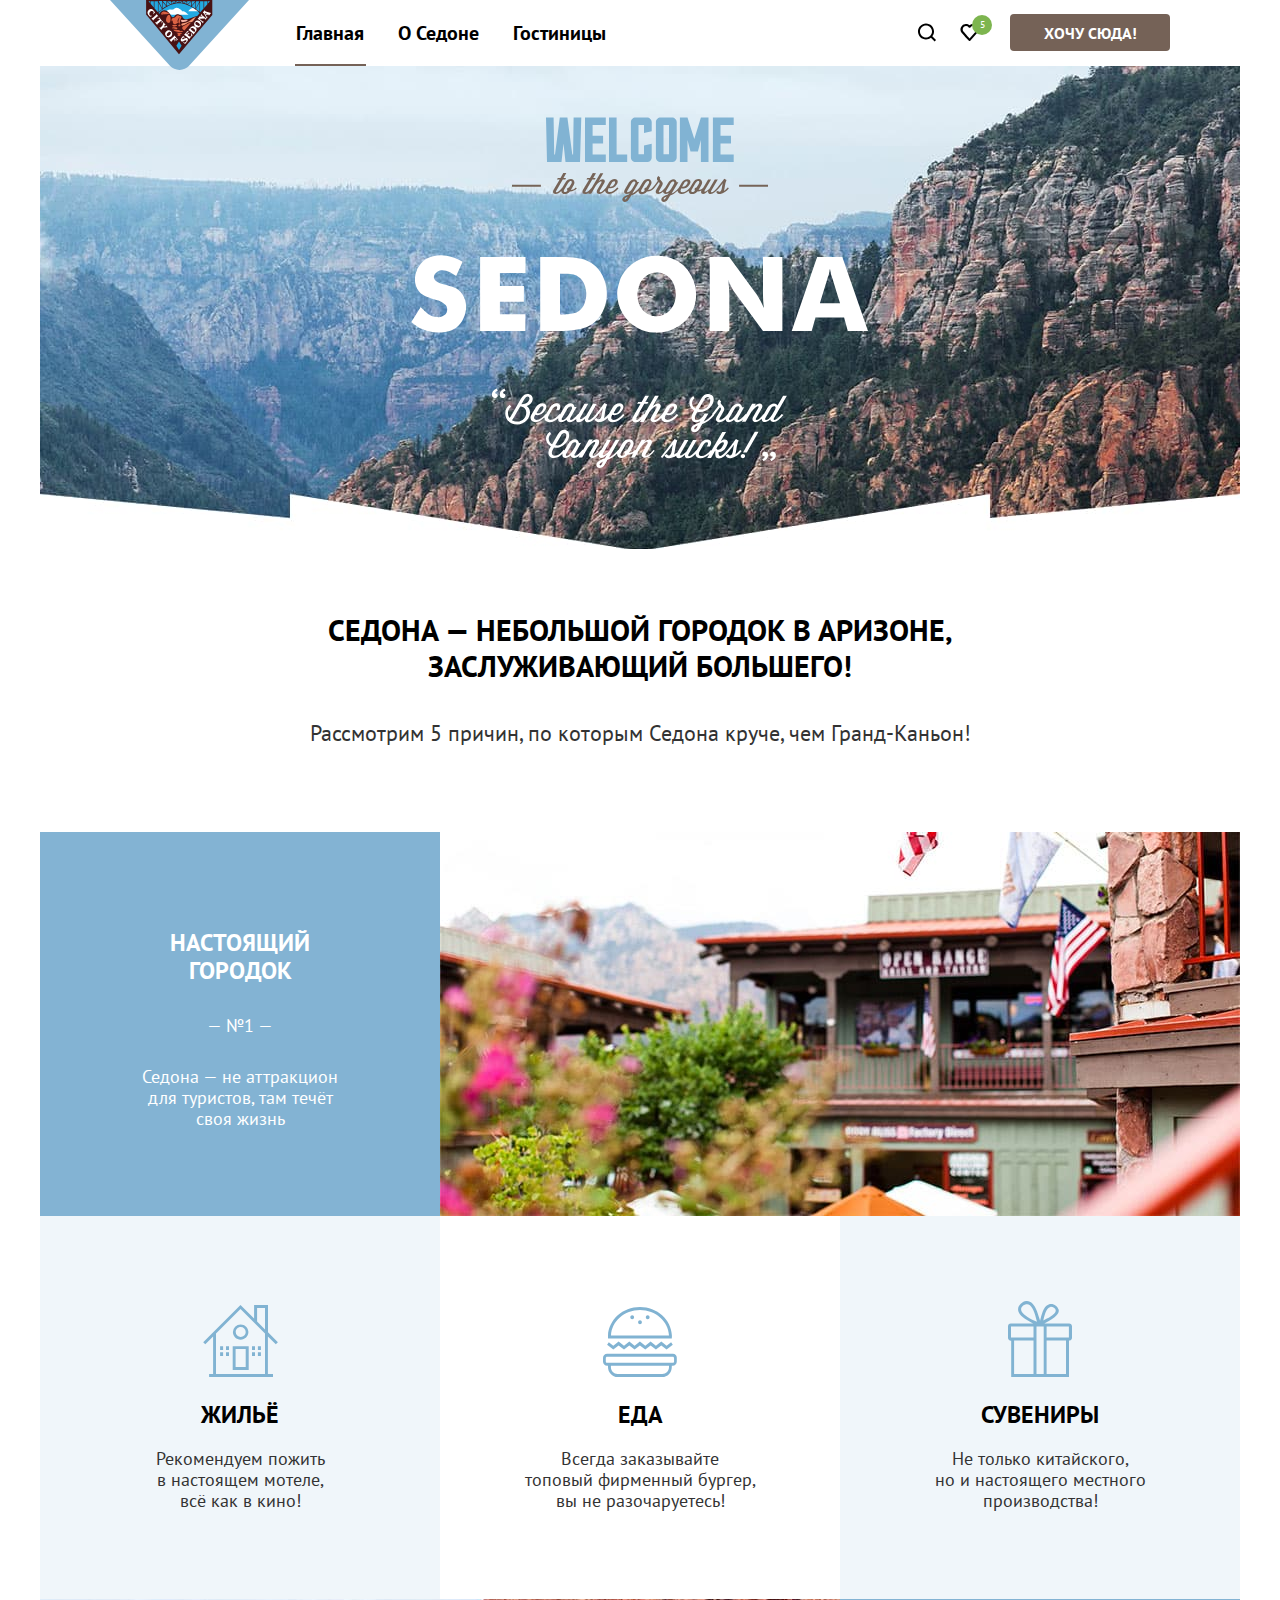
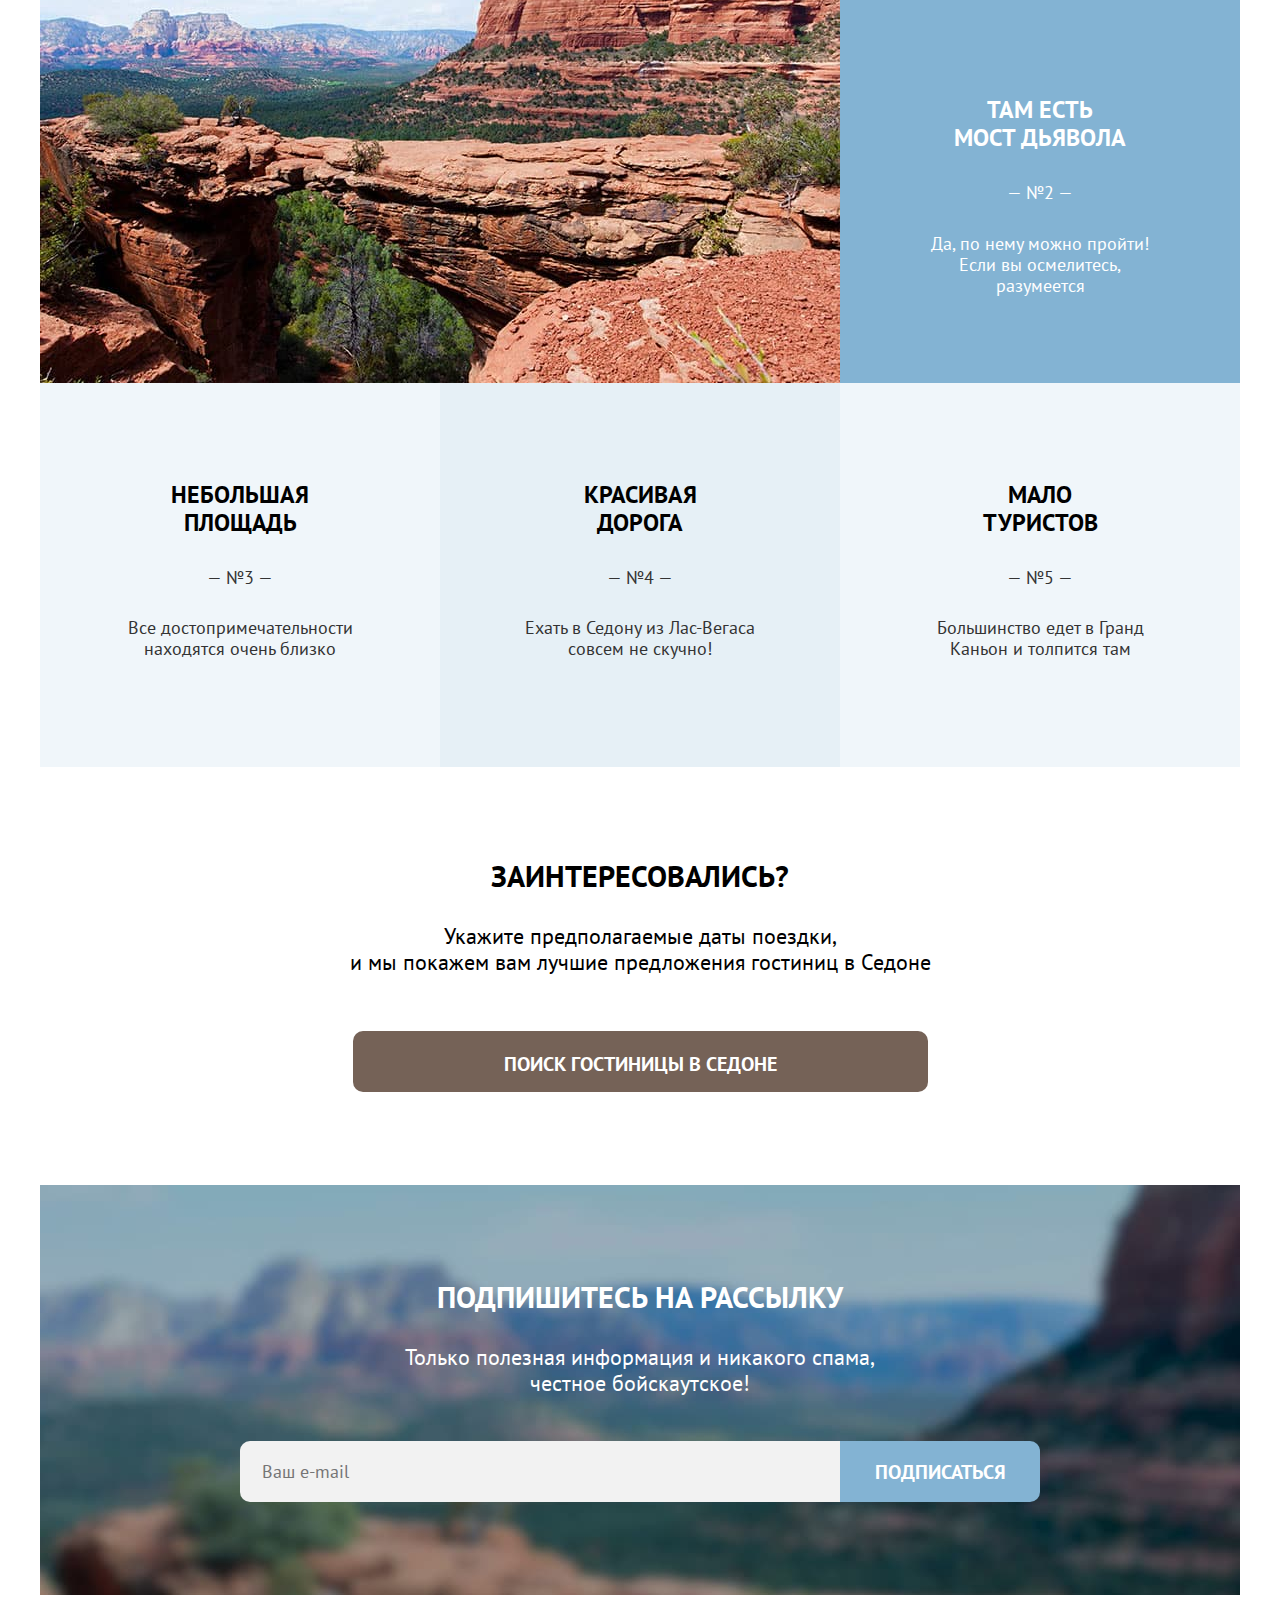
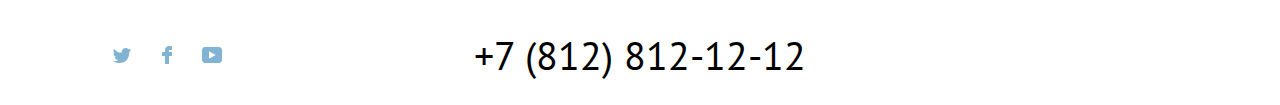
<file: index.html>
<!DOCTYPE html>
<html lang="ru">
  <head>
    <meta charset="utf-8">
    <link rel="stylesheet" href="styles/style.css">
    <link rel="icon" type="image/png" sizes="32x32" href="images/favicon-32x32.png">
    <title>Седона</title>
  </head>
  <body>
    <!--  HEADER  -->
    <header class="page-header">
      <div class="header-top">
        <a class="header-top-link" href="index.html">
          <img class="header-top-link-logo" src="images/logo.svg" width="139" height="70" role="img" alt="Логоготип города Седона.">
        </a>
        <nav class="navigation">
          <ul class="navigation-list">
            <li class="navigation-item">
              <a class="navigation-link navigation-link-current" href="index.html">Главная</a>
            </li>
            <li class="navigation-item">
              <a class="navigation-link" href="#">О Седоне</a>
            </li>
            <li class="navigation-item">
              <a class="navigation-link" href="catalog.html"> Гостиницы</a>
            </li>
          </ul>
          <ul class="navigation-list navigation-user">
            <li class="navigation-item">
              <a class="navigation-link" href="#">
                <svg class="navigation-icon" aria-hidden="true" focusable="false" width="20" height="19" viewBox="0 0 20 19" role="img" aria-label="Поиск" xmlns="http://www.w3.org/2000/svg">
                  <path fill-rule="evenodd" clip-rule="evenodd" d="M19.0257 17.05L15.3152 13.35C16.318 12.05 17.02 10.35 17.02 8.44995C17.02 4.04995 13.4098 0.449951 8.99732 0.449951C4.58483 0.449951 0.974609 4.14995 0.974609 8.54995C0.974609 12.95 4.58483 16.55 8.99732 16.55C10.8024 16.55 12.5072 15.95 13.9112 14.85L17.6217 18.55L19.0257 17.05ZM8.99732 14.55C5.68795 14.55 2.98029 11.85 2.98029 8.54995C2.98029 5.24995 5.68795 2.54995 8.99732 2.54995C12.3067 2.54995 15.0143 5.24995 15.0143 8.54995C15.0143 11.85 12.3067 14.55 8.99732 14.55Z" />
                  </svg>
                <span class="visually-hidden">Поиск</span>
              </a>
            </li>
            <li class="navigation-item">
              <a class="navigation-link " href="#">
                <svg class=" navigation-icon" aria-hidden="true" focusable="false" width="19" height="17" viewBox="0 0 19 17" role="img" aria-label="Избранное" xmlns="http://www.w3.org/2000/svg">
                  <path  fill-rule="evenodd" clip-rule="evenodd" d="M9.44 17c-.3 0-.6-.1-.8-.4-5.41-6.1-6.72-7.5-7.02-7.9A5.4 5.4 0 0 1 6.03 0c1.3 0 2.51.5 3.51 1.3a5.47 5.47 0 0 1 9.03 4.1c0 1.3-.5 2.5-1.3 3.4l-7.02 7.9c-.2.2-.4.3-.8.3ZM3.43 7.5c.3.4 3.5 4 6.11 6.9l6.22-7c.5-.5.7-1.2.7-2 0-1.8-1.5-3.3-3.3-3.3-1 0-2.01.5-2.71 1.3-.3.3-.6.4-.9.4-.3 0-.6-.2-.8-.4a3.7 3.7 0 0 0-2.72-1.3c-1.8 0-3.3 1.5-3.3 3.3-.1.9.3 1.6.7 2.1-.1 0-.1 0 0 0Z" />
                </svg>
                  <span class="navigation-icon-number">5</span>
                  <span class="visually-hidden">Избранное</span>
              </a>
            </li>
            <li class="navigation-item-button">
              <a class="button navigation-link-button" href="#">Хочу сюда!</a>
            </li>
          </ul>
        </nav>
      </div>
      <div class="header-bottom"> 
        <div class="header-bottom-logo-container">
          <h1 class="visually-hidden">Седона</h1>
          <img class="header-bottom-logo" src="images/welcome.svg" width="458" height="352" alt="Логотип Седона.">
        </div>
        <div class="header-bottom-text">
          <p class="header-bottom-title">Седона — небольшой городок в Аризоне,
            заслуживающий большего!</p>
          <p class="header-bottom-subtitle">Рассмотрим 5 причин, по которым Седона круче, чем Гранд-Каньон!</p>
        </div>
      </div>
      </header>
    <!--   MAIN  -->
    <main class="main-container main-index">
      <section class="advantages">
        <h2 class="visually-hidden">Преимущества</h2>
        <ul class="advantages-list">
          <li class="advantages-item">
            <h3 class="advantages-title">Настоящий городок</h3>
            <p class="advantages-subtitle">— №1 —</p>
            <p class="advantages-description">Седона — не аттракцион для туристов, там течёт 
              своя жизнь</p>
          </li>
          <li class="advantages-item">
            <img src="images/photo-1.jpg" width="800" height="384" alt="Городок.">
          </li>
          <li class="advantages-item">
            <img src="images/icon-1.svg" width="75" height="72" alt="Жильё.">
            <h4 class="advantages-title">Жильё</h4>
            <p class="advantages-description">Рекомендуем пожить 
              в настоящем мотеле, 
              всё как в кино!</p>
          </li>
          <li class="advantages-item">
            <img src="images/icon-2.svg" width="74" height="70" alt="Еда.">
            <h4 class="advantages-title">Еда</h4>
            <p class="advantages-description">Всегда заказывайте<br>
              топовый фирменный бургер, вы не разочаруетесь!</p>
          </li>
          <li class="advantages-item">
            <img src="images/icon-3.svg" width="64" height="76" alt="Сувениры.">
            <h4 class="advantages-title">Сувениры</h4>
            <p class="advantages-description">Не только китайского, <br>
              но и настоящего местного производства!</p>
          </li>
          <li class="advantages-item">
            <img src="images/photo-2.jpg" width="800" height="384" alt="Мост Дьявола.">
          </li>
          <li class="advantages-item">
            <h3 class="advantages-title">Там есть<br>
              мост дьявола</h3>
            <p class="advantages-subtitle">— №2 —</p>
            <p class="advantages-description">Да, по нему можно пройти! Если вы осмелитесь, разумеется</p>
          </li>
          <li class="advantages-item">
            <h3 class="advantages-title">Небольшая
              площадь</h3>
            <p class="advantages-subtitle">— №3 —</p>
            <p class="advantages-description">Все достопримечательности 
              находятся очень близко</p>
          </li>
          <li class="advantages-item">
            <h3 class="advantages-title">Красивая
              дорога</h3>
            <p class="advantages-subtitle">— №4 —</p>
            <p class="advantages-description">Ехать в Седону из Лас-Вегаса совсем не скучно!</p>
          </li>
          <li class="advantages-item">
            <h3 class="advantages-title">Мало
              туристов</h3>
            <p class="advantages-subtitle">— №5 —</p>
            <p class="advantages-description">Большинство едет в Гранд Каньон и толпится там</p>
          </li>
        </ul>
      </section>
      <section class="search">
        <h2 class="visually-hidden">Поиск</h2>
        <p class="search-title">Заинтересовались?</p>
        <p class="search-text">Укажите предполагаемые даты поездки,<br>
          и мы покажем вам лучшие предложения гостиниц в Седоне
          </p>
        <a class="button search-link" href="#">ПОИСК ГОСТИНИЦЫ В седоне</a>
      </section>
      <section class="newsletter">
        <h2 class="visually-hidden">Рассылка</h2>
        <p class="newsletter-title">Подпишитесь на рассылку</p>
        <p class="newsletter-text">Только полезная информация и никакого спама,
          честное бойскаутское!</p>
        <form class="newsletter-form" action="https://echo.htmlacademy.ru/" method="post"> 
          <label class="visually-hidden" for="newsletter-email">Email</label>
          <input class="newsletter-email" type="email" name="newsletter-email" id="newsletter-email" placeholder="Ваш e-mail" required>
          <button class="button newsletter-button" type="submit">Подписаться</button>
        </form>
      </section>
    </main>
    <footer class="page-footer">
      <div class="footer-social">
        <h2 class="visually-hidden">Социальные сети</h2>
        <ul class="footer-social-list">
          <li class="footer-social-item">
            <a class="footer-social-link ">
              <svg class="social-icon" width="18" height="15" aria-hidden="true" focusable="false" viewBox="0 0 18 15" role="img" aria-label="Твиттер" xmlns="http://www.w3.org/2000/svg">
                <path d="M11.6.2c1.8-.5 3.2.3 3.8 1.2.7-.2 1.4-.5 2.1-.7 0 .9-.6 1.5-.9 1.8.7.1 1.4-.6 1.4-.6-.2 1-1.1 1.8-1.7 2C16.1 10.7 13 15.1 5.7 15h-.5c-.4 0-4.4-.5-5.2-1.9 2.4.2 4.1-.4 5-1.2-1-.3-2.9-.4-3.2-2.9.4.1.6.2 1.3.1C1.8 8.3.4 7.5.5 5.3c.3.3 1.1.5 1.4.5C1.1 5.6-.2 2.5.9.9c1.9 1.9 4 3.6 7.6 3.8C8.7 2.3 9.7.8 11.6.2Z" /></svg>
              <span class="visually-hidden">Твиттер</span>
            </a>
          </li>
          <li class="footer-social-item">
            <a class="footer-social-link">
              <svg class="social-icon" width="10" height="18" aria-hidden="true" focusable="false" viewBox="0 0 10 18" role="img" aria-label="Фейсбук" xmlns="http://www.w3.org/2000/svg">
                <path  fill-rule="evenodd" clip-rule="evenodd" d="M7 0C4.8 0 3 1.8 3 4v2H0v4h3v8h4v-8h3V6H7V4h3V0H7Z" />
              </svg>
              <span class="visually-hidden">Фейсбук</span>
            </a>
          </li>
          <li class="footer-social-item">
            <a class="footer-social-link">
              <svg class="social-icon" width="20" height="16" aria-hidden="true" focusable="false" viewBox="0 0 20 16" role="img" aria-label="Ютуб" xmlns="http://www.w3.org/2000/svg">
                <path  fill-rule="evenodd" clip-rule="evenodd" d="M17 0H2.9C1.2 0 0 1.5 0 3.2v9.5C0 14.5 1.2 16 2.9 16h14.3c1.5 0 2.9-1.5 2.9-3.2V3.2C19.9 1.5 18.7 0 17 0ZM7 11.8V4.2L13.7 8 7 11.8Z" /></svg>
              <span class="visually-hidden">Ютуб</span>
            </a>
          </li>
        </ul>
      </div>
      <div class="footer-contacts">
        <h2 class="visually-hidden">Контакты</h2>
        <address class="footer-contacts-adress">
          <a class="footer-contacts-adress-phone">+7 (812) 812-12-12</a>
        </address>
      </div>
    </footer>
    <div class="modal-container modal-container-close">
      <div class="modal modal-search">
        <button class="modal-close-button">
          <span class="visually-hidden">Закрыть</span>
        </button>
        <section class="modal-content">
          <h2 class="modal-title">Поиск гостиницы в Седоне</h2>
        </section>
      </div>                  
    </div>
  </body>
</html>
</file>
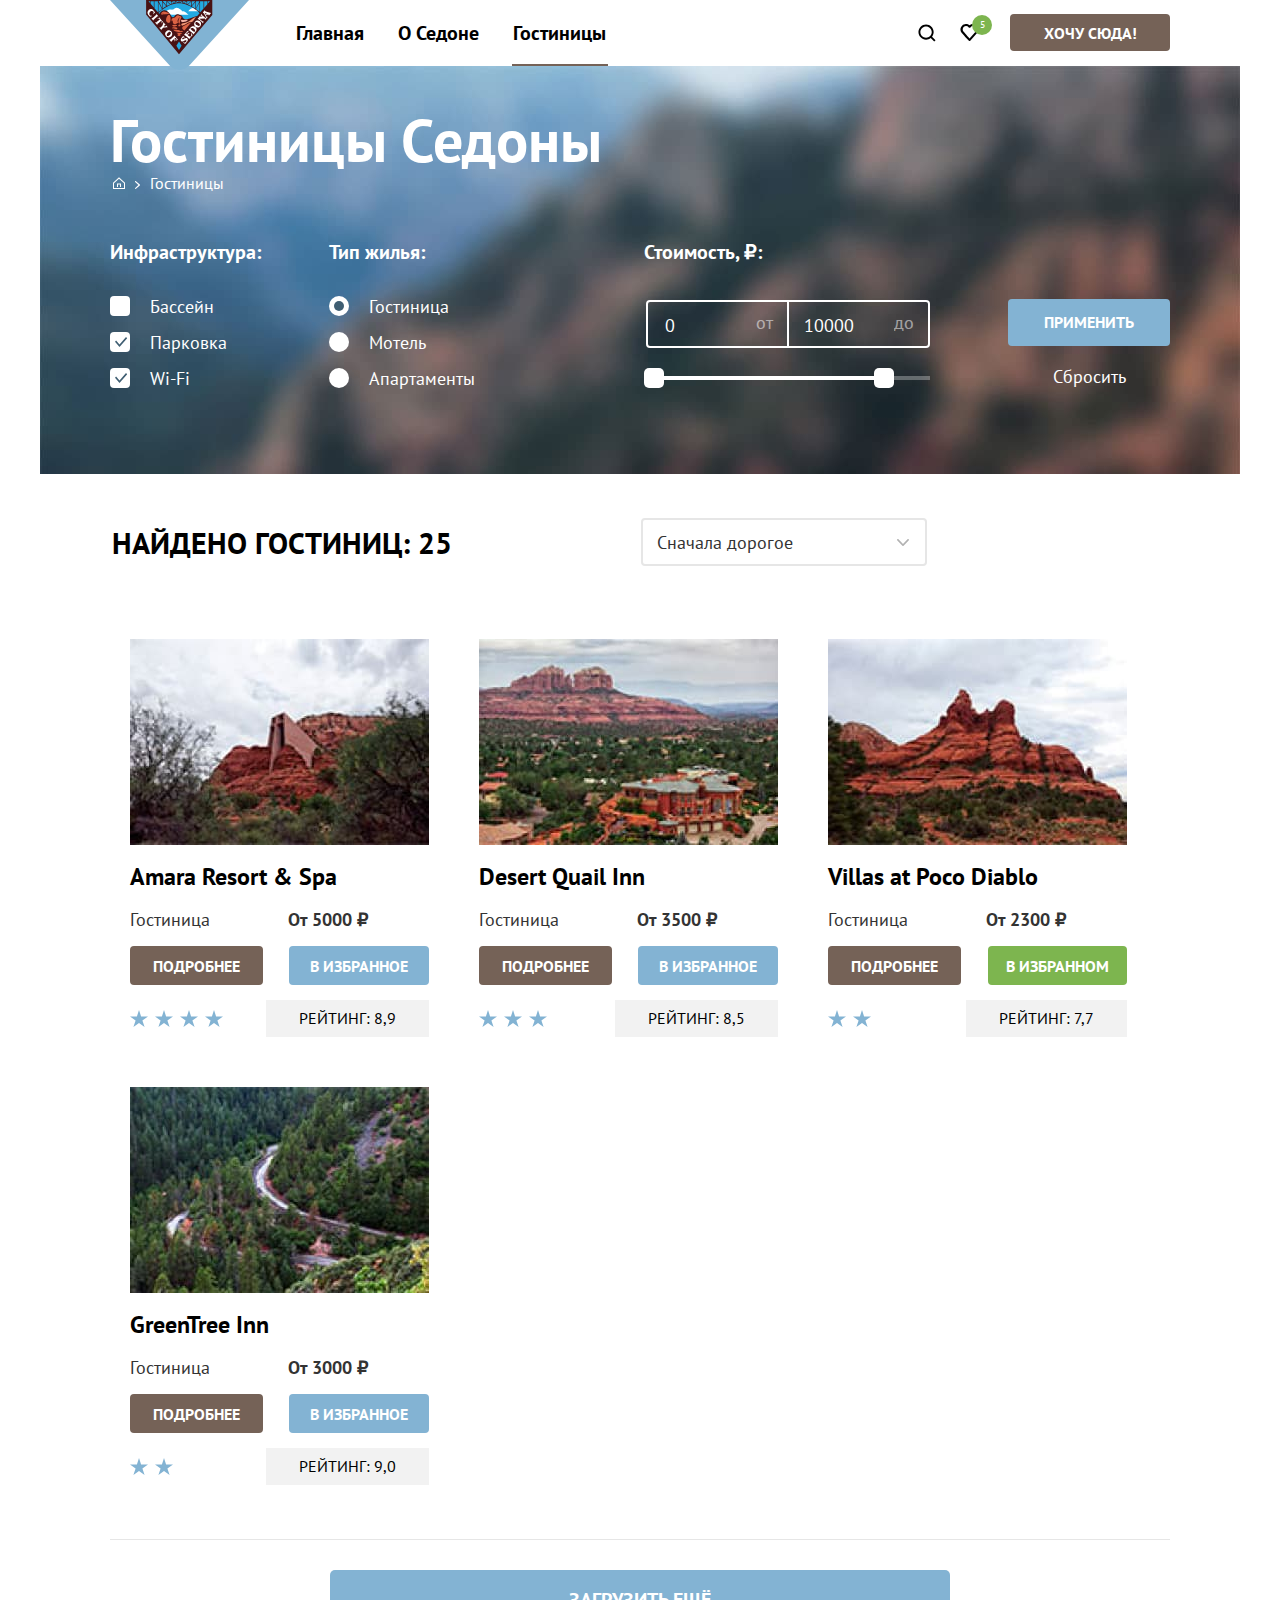
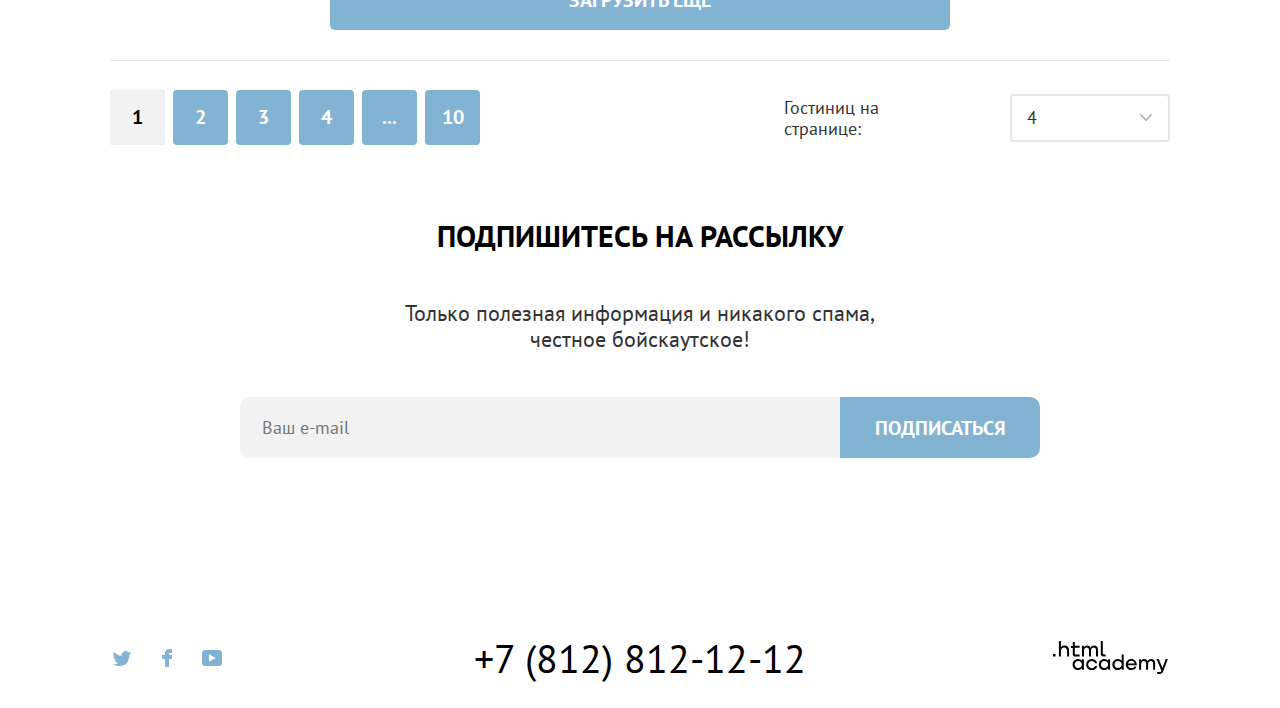
<file: catalog.html>
<!DOCTYPE html>
<html lang="ru">
    <head>
        <meta charset="utf-8">
        <title>Гостиницы Седоны</title>
        <link rel="icon" type="image/png" sizes="32x32" href="images/favicon-32x32.png">
        <link rel="stylesheet" href="styles/style.css">
    </head>
    <body>
        <header class="page-header">
            <div class="header-top">
                <a class="header-top-link" href="index.html">
                    <img class="header-top-link-logo" src="images/logo.svg" width="139" height="70" role="img" alt="Логоготип города Седона.">
                </a>
                <nav class="navigation">
                    <ul class="navigation-list">
                    <li class="navigation-item">
                        <a class="navigation-link" href="index.html">Главная</a>
                    </li>
                    <li class="navigation-item">
                        <a class="navigation-link" href="#">О Седоне</a>
                    </li>
                    <li class="navigation-item">
                        <a class="navigation-link navigation-link-current" href="#"> Гостиницы</a>
                    </li>
                    </ul>
                    <ul class="navigation-list navigation-user">
                    <li class="navigation-item">
                        <a class="navigation-link" href="#">
                            <svg class="navigation-icon" aria-hidden="true" focusable="false" width="20" height="18" viewBox="0 0 20 19" role="img" aria-label="Поиск" xmlns="http://www.w3.org/2000/svg">
                                <path d="M19.0257 17.05L15.3152 13.35C16.318 12.05 17.02 10.35 17.02 8.44995C17.02 4.04995 13.4098 0.449951 8.99732 0.449951C4.58483 0.449951 0.974609 4.14995 0.974609 8.54995C0.974609 12.95 4.58483 16.55 8.99732 16.55C10.8024 16.55 12.5072 15.95 13.9112 14.85L17.6217 18.55L19.0257 17.05ZM8.99732 14.55C5.68795 14.55 2.98029 11.85 2.98029 8.54995C2.98029 5.24995 5.68795 2.54995 8.99732 2.54995C12.3067 2.54995 15.0143 5.24995 15.0143 8.54995C15.0143 11.85 12.3067 14.55 8.99732 14.55Z"/>
                                </svg>
                        <span class="visually-hidden">Поиск</span>
                        </a>
                    </li>
                    <li class="navigation-item">
                        <a class="navigation-link" href="#">
                            <svg class="navigation-icon" aria-hidden="true" focusable="false" width="19" height="17" viewBox="0 0 19 17" role="img" aria-label="Избранное" xmlns="http://www.w3.org/2000/svg">
                                <path d="M9.44 17c-.3 0-.6-.1-.8-.4-5.41-6.1-6.72-7.5-7.02-7.9A5.4 5.4 0 0 1 6.03 0c1.3 0 2.51.5 3.51 1.3a5.47 5.47 0 0 1 9.03 4.1c0 1.3-.5 2.5-1.3 3.4l-7.02 7.9c-.2.2-.4.3-.8.3ZM3.43 7.5c.3.4 3.5 4 6.11 6.9l6.22-7c.5-.5.7-1.2.7-2 0-1.8-1.5-3.3-3.3-3.3-1 0-2.01.5-2.71 1.3-.3.3-.6.4-.9.4-.3 0-.6-.2-.8-.4a3.7 3.7 0 0 0-2.72-1.3c-1.8 0-3.3 1.5-3.3 3.3-.1.9.3 1.6.7 2.1-.1 0-.1 0 0 0Z"/>
                            </svg>
                            <span class="navigation-icon-number">5</span>
                            <span class="visually-hidden">Избранное</span>
                        </a>
                    </li>
                    <li class="navigation-item-button">
                        <a class="button navigation-link-button" href="#">Хочу сюда!</a>
                    </li>
                    </ul>
                </nav>
            </div>
        </header>
        <main class="main-inner">
            <header class="inner-header">
                <div class="inner-header-container">
                    <h1 class="inner-header-title">Гостиницы Седоны</h1>
                    <ul class="breadcrumbs">
                        <li class="breadcrumbs-item">
                            <a class=" button breadcrumbs-link" href="#">
                                <span class="visually-hidden">Главная</span>
                                <img src="./images/home.svg" width="12" height="12" role="img" alt="Главная.">
                            </a>
                        </li>
                        <li class="breadcrumbs-item">
                            <a class="breadcrumbs-link" href="#">Гостиницы</a>
                        </li>
                    </ul>
                    <section class="catalog-hotel">
                        <h2 class="visually-hidden">Список гостиниц с фильтрами</h2>
                        <form class="catalog-filter" action="https://echo.htmlacademy.ru/" method="get">
                            <fieldset class="catalog-filter-group">
                                <legend class="catalog-filter-title">Инфраструктура:</legend>
                                <ul class="catalog-filter-list">
                                    <li class="catalog-filter-item">
                                        <label class="control">
                                            <input class="control-input visually-hidden" type="checkbox" name="pool">
                                            <span class="control-mark"></span>
                                            <span class="control-label">Бассейн</span>
                                        </label>
                                    </li>
                                    <li class="catalog-filter-item">
                                        <label class="control">
                                            <input class="control-input visually-hidden" type="checkbox" name="parking" checked>
                                            <span class="control-mark"></span>
                                            <span class="control-label">Парковка</span>
                                        </label>
                                    </li>
                                    <li class="catalog-filter-item">
                                        <label class="control">
                                            <input class="control-input visually-hidden" type="checkbox" name="wi-Fi" checked>
                                            <span class="control-mark"></span>
                                            <span class="control-label">Wi-Fi</span>
                                        </label>
                                    </li>
                                </ul>
                            </fieldset>
                            <fieldset class="catalog-filter-group">
                                <legend class="catalog-filter-title">Тип жилья:</legend>
                                <ul class="catalog-filter-list">
                                    <li class="catalog-filter-item">
                                        <label class="control">
                                            <input class="control-input visually-hidden" type="radio" name="product-group" value="hotel" checked>
                                            <span class="control-mark"></span>
                                            <span class="control-label">Гостиница</span>
                                        </label>
                                    </li>
                                    <li class="catalog-filter-item">
                                        <label class="control">
                                            <input class="control-input visually-hidden" type="radio" name="product-group" value="motel">
                                            <span class="control-mark"></span>
                                            <span class="control-label">Мотель</span>  
                                        </label>
                                    </li>
                                    <li class="catalog-filter-item">
                                        <label class="control">
                                            <input class="control-input visually-hidden" type="radio" name="product-group" value="apartments">
                                            <span class="control-mark"></span>
                                            <span class="control-label">Апартаменты</span>
                                        </label>
                                    </li>
                                </ul>
                            </fieldset>
                            <fieldset class="catalog-filter-group">
                                <legend class="catalog-filter-title">Стоимость, ₽:</legend>
                                    <div class="range">
                                        <div class="range-wrapper-input">
                                            <label class="catalog-filter-label">
                                                <input class="range-input" type="number" value="0" name="min-price"> 
                                            </label>
                                            <label class="catalog-filter-label">
                                                <input class="range-input" type="number" value="10000" name="max-price"> 
                                            </label>
                                        </div>
                                        <div class="range-scale">
                                            <div class="range-bar" style="left:0; width: 250px">
                                                <button type="button" class="range-toggle toggle-min">
                                                </button>
                                                <button type="button" class="range-toggle toggle-max">
                                                </button>
                                            </div>
                                        </div>
                                    </div>
                            </fieldset>
                            <div class="catalog-filter-button">
                                <button class="button button-apply" type="submit">Применить</button>
                                <button class="button button-reset" type="submit">Сбросить</button>
                            </div>
                        </form>
                    </section>
                </div>
            </header>
            <section class="sorting">
                <div class="sorting-container">
                    <p class="sorting-result">Найдено гостиниц: 25</p>
                    <div class="select sorting-type">
                        <select class="select-control" aria-label="Сортировка">
                            <option value="popular">Сначала популярное</option>
                            <option value="cheap" selected>Сначала дорогое</option>
                            <option value="expensive">Сначала дешёвые</option>
                        </select>
                    </div>
                </div>
                <div class="catalog-container">
                    <ul class="catalog-list">
                        <li class="catalog-card">
                            <a class="catalog-card-image-link" href="product.html">
                                <img class="catalog-card-image" src="images/hotel/hotel-2.jpg" width="299" height="206" alt="Amara Resort & Spa.">
                            </a>
                            <a class="catalog-card-title-link" href="product.html">
                                <h3 class="catalog-card-title">Amara Resort & Spa</h3>
                            </a>
                            <div class="catalog-container-group-price">
                                <p class="catalog-card-group">Гостиница</p>
                                <b class="catalog-card-price">От 5000 ₽</b>
                            </div>
                            <div class="catalog-container-button">
                                <a class="button catalog-card-button-more" href="#">Подробнее</a>
                                <a class="button catalog-card-button-favorites" href="#">В Избранное</a>
                            </div>
                            <div class="catalog-card-stars-container">
                                <div class="catalog-card-stars">
                                    <span class="catalog-card-star"></span>
                                    <span class="catalog-card-star"></span>
                                    <span class="catalog-card-star"></span>
                                    <span class="catalog-card-star"></span>
                                </div>
                                <p class="catalog-card-rait">Рейтинг: 8,9</p>
                            </div>
                        </li>
                        <li class="catalog-card">
                            <a class="catalog-card-image-link" href="product.html">
                                <img class="catalog-card-image" src="images/hotel/hotel-3.jpg" width="299" height="206" alt="Desert Quail Inn.">
                            </a> 
                            <a class="catalog-card-title-link" href="product.html">   
                                <h3 class="catalog-card-title">Desert Quail Inn</h3>
                            </a>
                            <div class="catalog-container-group-price">
                                <p class="catalog-card-group">Гостиница</p>
                                <b class="catalog-card-price">От 3500 ₽</b>
                            </div>
                            <div class="catalog-container-button">
                                <a class="button catalog-card-button-more" href="#">Подробнее</a>
                                <a class="button catalog-card-button-favorites" href="#">В Избранное</a>
                            </div>
                            <div class="catalog-card-stars-container">
                                <div class="catalog-card-stars">
                                    <span class="catalog-card-star"></span>
                                    <span class="catalog-card-star"></span>
                                    <span class="catalog-card-star"></span>
                                </div>
                                <p class="catalog-card-rait">Рейтинг: 8,5</p>
                            </div>
                        </li>
                        <li class="catalog-card">
                            <a class="catalog-card-image-link" href="product.html">
                                <img class="catalog-card-image" src="images/hotel/hotel-4.jpg" width="299" height="206" alt="Villas at Poco Diablo.">
                            </a>
                            <a class="catalog-card-title-link" href="product.html">
                                <h3 class="catalog-card-title">Villas at Poco Diablo</h3>
                            </a>
                            <div class="catalog-container-group-price">
                                <p class="catalog-card-group">Гостиница</p>
                                <b class="catalog-card-price">От 2300 ₽</b>
                            </div>
                            <div class="catalog-container-button">
                                <a class="button catalog-card-button-more" href="#">Подробнее</a>
                                <a class="button catalog-card-button-favorites button-favorite" href="#">В Избранном</a>
                            </div>
                            <div class="catalog-card-stars-container">
                                <div class="catalog-card-stars">
                                    <span class="catalog-card-star"></span>
                                    <span class="catalog-card-star"></span>
                                </div>
                                <p class="catalog-card-rait">Рейтинг: 7,7</p>
                            </div>
                        </li>
                        <li class="catalog-card">
                            <a class="catalog-card-image-link" href="product.html">
                                <img class="catalog-card-image" src="images/hotel/hotel-1.jpg" width="299" height="206" alt="GreenTree Inn.">
                            </a>
                            <a class="catalog-card-title-link" href="product.html">    
                                <h3 class="catalog-card-title">GreenTree Inn</h3>
                            </a>
                            <div class="catalog-container-group-price">
                                <p class="catalog-card-group">Гостиница</p>
                                <b class="catalog-card-price">От 3000 ₽</b>
                            </div>
                            <div class="catalog-container-button">
                                <a class="button catalog-card-button-more" href="#">Подробнее</a>
                                <a class="button catalog-card-button-favorites" href="#">В Избранное</a>
                            </div>
                            <div class="catalog-card-stars-container">
                                <div class="catalog-card-stars">
                                    <span class="catalog-card-star"></span>
                                    <span class="catalog-card-star"></span>
                                </div>
                                <p class="catalog-card-rait">Рейтинг: 9,0</p>
                            </div>
                        </li>
                    </ul>
                    <div class="show-more-container">
                        <button class="button pagination-show-more" type="button">Загрузить ещё</button>
                    </div>
                </div>
                <div class="pagination-container">
                    <ul class="pagination">
                        <li class="pagination-item">
                            <a class="pagination-link pagination-current">1</a>
                        </li>
                        <li class="pagination-item">
                            <a class="pagination-link" href="#">2</a>
                        </li>
                        <li class="pagination-item">
                            <a class="pagination-link" href="#">3</a>
                        </li>
                        <li class="pagination-item">
                            <a class="pagination-link" href="#">4</a>
                        </li>
                        <li class="pagination-item">
                            <a class="pagination-link" href="#">...</a>
                        </li> 
                        <li class="pagination-item">
                            <a class="pagination-link" href="#">10</a>
                        </li> 
                    </ul>
                    <div class="number-sorting">
                        <p class="sorting-card-list">Гостиниц на странице:</p>
                        <div class="select">
                            <select class="select-control select-control-sorting" aria-label="Сортировка">
                                <option value="1">1</option>
                                <option value="2">2</option>
                                <option value="3">3</option>
                                <option selected value="4">4</option>
                                <option value="5">5</option>
                                <option value="6">6</option>
                            </select>
                        </div>
                    </div>
                </div>
            </section>
            <section class="newsletter newsletter-noimage">
                <h2 class="visually-hidden">Рассылка</h2>
                <p class="newsletter-title">Подпишитесь на рассылку</p>
                <p class="newsletter-text-noimage">Только полезная информация и никакого спама,
                честное бойскаутское!</p>
                <form class="newsletter-form" action="https://echo.htmlacademy.ru/" method="post"> 
                <label class="visually-hidden" for="newsletter-email">Email</label>
                <input class="newsletter-email" type="email" name="newsletter-email" id="newsletter-email" placeholder="Ваш e-mail" required>
                <button class="button newsletter-button" type="submit">Подписаться</button>
                </form>
            </section>
        </main>
        <footer class="page-footer">
            <div class="footer-social">
            <h2 class="visually-hidden">Социальные сети</h2>
            <ul class="footer-social-list">
                <li class="footer-social-item">
                <a class="footer-social-link footer-social-tw">
                    <svg class="social-icon" width="18" height="15" aria-hidden="true" focusable="false" viewBox="0 0 18 15" role="img" aria-label="Твиттер" xmlns="http://www.w3.org/2000/svg">
                        <path d="M11.6.2c1.8-.5 3.2.3 3.8 1.2.7-.2 1.4-.5 2.1-.7 0 .9-.6 1.5-.9 1.8.7.1 1.4-.6 1.4-.6-.2 1-1.1 1.8-1.7 2C16.1 10.7 13 15.1 5.7 15h-.5c-.4 0-4.4-.5-5.2-1.9 2.4.2 4.1-.4 5-1.2-1-.3-2.9-.4-3.2-2.9.4.1.6.2 1.3.1C1.8 8.3.4 7.5.5 5.3c.3.3 1.1.5 1.4.5C1.1 5.6-.2 2.5.9.9c1.9 1.9 4 3.6 7.6 3.8C8.7 2.3 9.7.8 11.6.2Z" /></svg>
                        <span class="visually-hidden">Твиттер</span>
                </a>
                </li>
                <li class="footer-social-item">
                <a class="footer-social-link footer-social-fb">
                    <svg class="social-icon" width="10" height="18" aria-hidden="true" focusable="false" viewBox="0 0 10 18" role="img" aria-label="Фейсбук" xmlns="http://www.w3.org/2000/svg">
                        <path  fill-rule="evenodd" clip-rule="evenodd" d="M7 0C4.8 0 3 1.8 3 4v2H0v4h3v8h4v-8h3V6H7V4h3V0H7Z" /></svg>
                        <span class="visually-hidden">Фейсбук</span>
                </a>
                </li>
                <li class="footer-social-item">
                <a class="footer-social-link footer-social-yt" >
                    <svg class="social-icon" width="20" height="16" aria-hidden="true" focusable="false" viewBox="0 0 20 16" role="img" aria-label="Ютуб" xmlns="http://www.w3.org/2000/svg">
                        <path  fill-rule="evenodd" clip-rule="evenodd" d="M17 0H2.9C1.2 0 0 1.5 0 3.2v9.5C0 14.5 1.2 16 2.9 16h14.3c1.5 0 2.9-1.5 2.9-3.2V3.2C19.9 1.5 18.7 0 17 0ZM7 11.8V4.2L13.7 8 7 11.8Z" /></svg>
                        <span class="visually-hidden">Ютуб</span>
                </a>
                </li>
            </ul>
            </div>
            <div class="footer-contacts">
                <h2 class="visually-hidden">Контакты</h2>
                <address class="footer-contacts-adress">
                    <a class="footer-contacts-adress-phone">+7 (812) 812-12-12</a>
                </address>
            </div>
            <a class="htmlacademy-link">
                <svg width="115" height="34" aria-hidden="true" focusable="false" viewBox="0 0 115 34" role="img" aria-label="Логотип Академии" xmlns="http://www.w3.org/2000/svg">
                    <path class="htmlacademy-icon" fill-rule="evenodd" clip-rule="evenodd" d="M0 12.9v2.6h2.5v-2.6H0ZM11.6 4.5c-1.6 0-2.8.7-3.6 1.7h-.1V0h-2v15.5h2v-5.3c0-2.1 1.3-3.6 3.3-3.6 1.8 0 2.9 1.4 2.9 3.2v5.7h2V9.4c.1-3-1.8-4.9-4.5-4.9ZM26.6 4.8h-4.8V1.1h-2v3.8h-1.9v2h1.9v6c0 1.7 1 2.7 2.7 2.7h4.1v-2h-3.7c-.7 0-1.1-.4-1.1-1.1V6.8h4.8v-2ZM41.1 4.6c-1.6 0-2.9.8-3.5 2.1h-.1c-.6-1.2-1.8-2.1-3.4-2.1-1.4 0-2.5.8-3.1 1.8h-.1V4.8H29v10.6h2V10c0-2 1-3.5 2.6-3.5 1.5 0 2.4 1 2.4 2.6v6.3h2V9.8c0-2.4 1.4-3.3 2.6-3.3 1.5 0 2.4 1 2.4 2.6v6.3h2V8.9c.1-2.5-1.4-4.3-3.9-4.3ZM47.8 12.7c0 1.7 1 2.7 2.8 2.7h2v-2h-1.7c-.7 0-1.1-.4-1.1-1.1V0h-2v12.7ZM28.9 19.7c-.9-1.1-2.2-1.8-3.9-1.8-3.1 0-5.4 2.3-5.4 5.6s2.3 5.6 5.4 5.6c1.8 0 3-.8 3.8-1.9h.1v1.6h2V18.2h-2v1.5Zm-3.6 7.4c-2.2 0-3.6-1.6-3.6-3.6s1.4-3.6 3.6-3.6 3.6 1.6 3.6 3.6c0 1.9-1.4 3.6-3.6 3.6ZM44.2 22c-.5-2.4-2.6-4.1-5.4-4.1a5.4 5.4 0 0 0-5.6 5.6c0 3.1 2.2 5.6 5.6 5.6 2.8 0 4.9-1.8 5.4-4.2h-2.1a3.4 3.4 0 0 1-3.3 2.3c-2.2 0-3.6-1.6-3.6-3.6s1.4-3.6 3.6-3.6c1.6 0 2.8 1 3.3 2.2h2.1V22ZM55.1 19.7c-.9-1.1-2.2-1.8-3.9-1.8-3.1 0-5.4 2.3-5.4 5.6s2.3 5.6 5.4 5.6c1.8 0 3-.8 3.8-1.9h.1v1.6h2V18.2h-2v1.5Zm-3.6 7.4c-2.2 0-3.6-1.6-3.6-3.6s1.4-3.6 3.6-3.6 3.6 1.6 3.6 3.6c0 1.9-1.5 3.6-3.6 3.6ZM68.7 19.8c-.9-1.1-2.2-1.9-3.9-1.9-3.1 0-5.4 2.3-5.4 5.6s2.2 5.6 5.4 5.6c1.7 0 3-.8 3.8-1.8h.1v1.5h2V13.4h-2v6.4Zm-3.6 7.3c-2.2 0-3.6-1.6-3.6-3.6s1.4-3.6 3.6-3.6 3.6 1.6 3.6 3.6c-.1 2-1.5 3.6-3.6 3.6ZM78.3 17.9c-3.3 0-5.5 2.5-5.5 5.6 0 3 2.1 5.6 5.5 5.6 2.5 0 4.5-1.3 5.2-3.6h-2.1c-.5 1-1.6 1.6-3 1.6-1.9 0-3.3-1.3-3.4-2.9h8.8c.2-3.6-2-6.3-5.5-6.3Zm0 1.9c1.7 0 3 1 3.3 2.6h-6.5c.3-1.5 1.5-2.6 3.2-2.6ZM98.2 17.9c-1.6 0-2.9.8-3.6 2h-.1c-.6-1.2-1.8-2-3.4-2-1.4 0-2.5.7-3.1 1.8v-1.5h-1.9v10.6h2v-5.4c0-2 1-3.4 2.6-3.5 1.5 0 2.4 1 2.4 2.6v6.3h2v-5.6c0-2.4 1.4-3.3 2.6-3.3 1.5 0 2.4 1 2.4 2.6v6.3h2v-6.5c.1-2.6-1.4-4.4-3.9-4.4ZM109.4 27l-3.6-8.9h-2.2l4.8 11.6c-.3.9-.7 1.2-1.7 1.2h-2.5v2h2.5c1.8 0 2.8-.8 3.5-2.6l4.7-12.2h-2.1l-3.4 8.9Z"/></svg>
                    <span class="visually-hidden">Логотип Академии</span>
            </a>
        </footer>
    </body>
</html>
</file>
<file: styles/style.css>
/* PT Sans 400*/
@font-face {
  font-family: "PT Sans";
  font-style: normal;
  font-weight: 400;
  src: url("../fonts/ptsans-400.woff2") format("woff2");
  font-display: swap;
}
/* PT Sans 700*/
@font-face {
  font-family: "PT Sans";
  font-style: normal;
  font-weight: 700;
  src: url("../fonts/ptsans-700.woff2") format("woff2");
  font-display: swap;
}
/* INDEX.html */
html {
  height: 100%;
}
body {
  min-width: 1200px;
  display: flex;
  flex-direction: column;
  min-height: 100%;
  margin: 0;
  font-family: "PT Sans", Arial, sans-serif;
  font-size: 18px;
  line-height: 21px;
  background-color: #ffffff;
  color: #000000;
}
.main-container {
  flex-grow: 1;
  max-width: 1200px;
  margin: 0 auto;
}
.visually-hidden {
  position: absolute;
  width: 1px;
  height: 1px;
  margin: -1px;
  padding: 0;
  border: 0;
  clip: rect(0 0 0 0);
  overflow: hidden;
}
.button {
  display: inline-block;
  box-sizing: border-box;
  color: #000000;
  font-family: inherit;
  font-style: normal;
  font-weight: bold;
  font-size: 16px;
  line-height: 20px;
  text-align: center;
  text-transform: uppercase;
  text-decoration: none;
  cursor: pointer;
  border: none;
}
/* HEADER */
.header-top {
  display: flex;
  max-width: 1060px;
  margin: 0 auto -8px;
  font-family: "PT Sans", Arial, sans-serif;
  color: #000000;
  background: #ffffff;
}
.header-top-link {
  margin-right: 30px;
}
.header-top-link {
  z-index: 2;
}
.navigation {
  display: flex;
  flex-wrap: wrap;
  width: 891px;
}
.navigation-list {
  display: flex;
  flex-wrap: wrap;
  width: 430px;
  margin: 0;
  padding: 0;
  list-style-type: none;
}
.navigation-user {
  max-width: 264px;
  margin-left: auto;
}
.navigation-link {
  display: block;
  position: relative;
  font-family: "PT Sans", Arial, sans-serif;
  font-size: 20px;
  font-weight: 700;
  line-height: 26px;
  color: #000000;
  text-align: center;
  text-decoration: none;
  padding: 20px 17px 19px 17px;
}
.navigation-link:hover {
  color: #756257;
}
.navigation-link:focus {
  color: #756257;
}
.navigation-link:active {
  color: #756257;
  opacity: 0.3;
}
.navigation-link:disabled {
  color: #756257;
}
.navigation-link:hover .navigation-icon {
  fill: #756257;
}
.navigation-icon-number{
  font-family: "PT Sans", Arial, sans-serif;
  font-weight: 400;
  font-size: 10px;
  line-height: 20px;
  letter-spacing: -0.1em;
  content: "";
  width: 20px;
  height: 20px;
  border-radius: 50%;
  position: absolute;
  top: 15px;
  right: -2px;
  background-color: #7DB54F;
  z-index: 10;
  color: #ffffff;
}
.navigation-link-current::before {
  position: absolute;
  right: 15px;
  bottom: -1px;
  left: 16px;
  height: 2px;
  background-color: #756257;
  content: "";
}
.navigation-link:focus .navigation-icon {
  fill: #756257;
}
.navigation-link:active .navigation-icon {
  fill: #756257;
  opacity: 0.3;
}
.navigation-link:disabled .navigation-icon {
  fill: #756257;
  opacity: 0.3;
}
.navigation-link-button:hover {
  background-color: #615048;
  border-radius: 4px;
}
.navigation-link-button:focus {
  background-color: #615048;
  border-radius: 4px;
  border: none;
  outline: 3px solid #83b3d3;
}
.navigation-link-button:active {
  background-color: #615048;
  opacity: 0.3;
  border-radius: 4px;
  text-shadow: 0px 4px 4px rgba(0, 0, 0, 0.25);
}
.navigation-link-button:disabled {
  background-color: #615048;
  border-radius: 4px;
  border: none;
}
.navigation-user .navigation-link {
  min-width: 18px;
  min-height: 18px;
  padding-top: 24px;
  padding-bottom: 23px;
  padding-left: 12px;
  padding-right: 12px;
}

.navigation-item-button {
  margin-left: auto;
  margin-top: 14px;
  background-color: #756257;
  color: #ffffff;
  width: 160px;
  height: 37px;
  border-radius: 4px;
  box-sizing: border-box;
}
.navigation-link-button {
  display: block;
  padding: 9px 15px;
  color: #ffffff;
}
.navigation-icon {
  position: absolute;
  top: 0;
  right: 0;
  bottom: 0;
  left: 0;
  margin: auto;
  fill: #000000;
}
.navigation-item-button + button {
  font-size: 16px;
  line-height: 20px;
}
.header-bottom-logo-container {
  max-width: 1200px;
  margin: 0 auto;
  color: #000000;
  background-image: url(../images/index-background-1.jpg);
  background-size: cover;
  background-repeat: no-repeat;
  background-color: #e5e5e5;
}

.header-bottom-logo {
  padding-top: 51px;
  padding-bottom: 80px;
  display: block;
  margin: 0 auto 63px;
}
.header-bottom-text {
  background-color: #ffffff;
  max-width: 720px;
  margin: 0 auto 81px;
}
.header-bottom-title {
  font-family: "PT Sans", Arial, sans-serif;
  font-weight: 700;
  font-size: 30px;
  line-height: 36px;
  color: #000000;
  text-align: center;
  text-transform: uppercase;
  margin-bottom: 31px;
}
.header-bottom-subtitle {
  font-family: "PT Sans", Arial, sans-serif;
  font-weight: 400;
  font-size: 22px;
  line-height: 36px;
  text-align: center;
  color: #333333;
}
/* MAIN*/

.advantages-list {
  display: grid;
  grid-template-columns: 400px 400px 400px;
  grid-template-rows:max-content ;
  max-width: 1200px;
  text-align: center;
  list-style: none;
  margin: 0;
  padding: 0;
  align-content: center;
}

.advantages-item:first-child {
  grid-column: 1/2;
  grid-row: 1/2;
}
.advantages-item:nth-child(2) {
  grid-column: 2/-1;
  grid-row: 1/2;
}
.advantages-item:nth-child(2) img,
.advantages-item:nth-child(6) img{
  height: 100%;
  display: block;
}
.advantages-item:nth-child(3) {
  grid-column: 1/2;
  grid-row: 2/3;
}
.advantages-item:nth-child(6) {
  grid-column: 1/3;
  grid-row: 3/4;
}
.advantages-title,
.advantages-subtitle,
.advantages-description {
  margin: 0;
  padding: 0;
}
.advantages-item:nth-child(3) img {
  margin-top: 89px;
  margin-left: auto;
  margin-right: auto;
  margin-bottom: 20px;
}
.advantages-item:nth-child(4) img {
  margin-top: 91px;
  margin-left: auto;
  margin-right: auto;
  margin-bottom: 20px;
}
.advantages-item:nth-child(5) img {
  margin-top: 85px;
  margin-left: auto;
  margin-right: auto;
  margin-bottom: 20px;
}
.advantages-list li:nth-child(1),
.advantages-list li:nth-child(7) {
  color: #ffffff;
  background-color: #83b3d3;
}
.advantages-item:nth-child(1) h3,
.advantages-item:nth-child(7) h3 {
  font-weight: 700;
  font-size: 24px;
  line-height: 28px;
  color: #ffffff;
  background-color: #83b3d3;
  text-transform: uppercase;
  max-width: 220px;
  margin: 97px auto 30px;
}
.advantages-item:nth-child(1) p,
.advantages-item:nth-child(7) p {
  max-width: 220px;
  margin: 0 auto;
}
.advantages-item:nth-child(1) .advantages-description,
.advantages-item:nth-child(7) .advantages-description {
  margin-top: 30px;
  margin-bottom: 87px;
  box-sizing: border-box;
}
.advantages-item:nth-child(3),
.advantages-item:nth-child(5),
.advantages-item:nth-child(8),
.advantages-item:nth-child(10) {
  color: #333333;
  background-color: rgba(131, 179, 211, 0.12);
}
.advantages-item:nth-child(3) h4,
.advantages-item:nth-child(4) h4,
.advantages-item:nth-child(5) h4 {
  font-weight: 700;
  font-size: 24px;
  line-height: 28px;
  color: #000000;
  text-transform: uppercase;
  max-width: 150px;
  margin: 0 auto 19px;
}
.advantages-item:nth-child(3) p,
.advantages-item:nth-child(4) p,
.advantages-item:nth-child(5) p {
  max-width: 180px;
  margin-left: auto;
  margin-right: auto;
  margin-bottom: 88px;
}
.advantages-item:nth-child(4) p,
.advantages-item:nth-child(5) p {
  max-width: 240px;
  margin-left: auto;
  margin-right: auto;
}
.advantages-item:nth-child(8) h3,
.advantages-item:nth-child(9) h3,
.advantages-item:nth-child(10) h3 {
  font-weight: 700;
  font-size: 24px;
  line-height: 28px;
  color: #000000;
  text-transform: uppercase;
  max-width: 150px;
  margin: 98px auto 30px;
}
.advantages-item:nth-child(8) .advantages-description,
.advantages-item:nth-child(9) .advantages-description,
.advantages-item:nth-child(10) .advantages-description{
  margin-top: 29px ;
  margin-bottom: 108px;
  max-width: 250px;
  margin-left: auto;
  margin-right: auto;
}
.advantages-list li:nth-child(4) {
  color: #333333;
  background-color: #ffffff;
}

.advantages-list li:nth-child(9) {
  color: #333333;
  background: rgba(131, 179, 211, 0.2);
}
/* SEARCH */
.search {
  background-color: #ffffff;
  color: #000000;
  text-align: center;
}
.search-title {
  font-weight: 700;
  font-size: 30px;
  line-height: 36px;
  text-transform: uppercase;
  margin: 91px auto 29px;
}
.search-text {
  font-weight: 400;
  font-size: 22px;
  line-height: 26px;
  max-width: 720px;
  margin: 0 auto 56px;
}
.search-link {
  display: block;
  box-sizing: border-box;
  font-weight: 700;
  font-size: 20px;
  line-height: 36px;
  background: #756257;
  color: #ffffff;
  text-decoration: none;
  max-width: 575px;
  align-self: center;
  padding: 15px 0 10px 0;
  margin: 0 auto 93px;
  border-radius: 10px;
}
.search-link:hover {
  background: #615048;
}
.search-link:focus {
  outline: 3px solid #83b3d3;
}
.search-link:active {
  color: rgba(255, 255, 255, 0.3);
}
.search-link:disabled {
  background: #615048;
  color: rgba(255, 255, 255, 0.3);
  outline: none;
}
/* NEWSLETTER*/
.newsletter {
  background-image: url(../images/newsletter-background.jpg);
  background-size: cover;
  background-repeat: no-repeat;
  background-color: #e5e5e5;
  color: #ffffff;
  text-align: center;
  padding-top: 94px;
  padding-bottom: 93px;
}
.newsletter-title {
  font-weight: 700;
  font-size: 30px;
  line-height: 36px;
  text-transform: uppercase;
  margin: 0 auto 29px;
}
.newsletter-text {
  font-weight: 400;
  font-size: 22px;
  line-height: 26px;
  max-width: 520px;
  margin: 0 auto 45px;
  align-items: center;
}
.newsletter-form {
  display: flex;
  justify-content: center;
}
.newsletter-email {
  display: inline-block;
  box-sizing: border-box;
  background-color: #f2f2f2;
  color: #000000;
  font-family: "PT Sans", Arial, sans-serif;
  font-weight: 400;
  font-size: 18px;
  line-height: 18px;
  padding-left: 22px;
  padding-right: 19px;
  border: 0;
  border-radius: 10px 0px 0px 10px;
  width: 600px;
  height: 61px;
}
.newsletter-email:hover {
  background: #e6e6e6;
}
.newsletter-email:focus {
  outline: 3px solid #83b3d3;
}
.newsletter-email:valid:not(:placeholder-shown){
  outline: 3px solid #83b3d3;
}
.newsletter-email:invalid:not(:placeholder-shown) {
  outline: 3px solid #FF5757;
}
.newsletter-email:disabled {
  background: #817d7d;
  outline: none;
}
.newsletter-button {
  font-family: "PT Sans", Arial, sans-serif;
  font-weight: 700;
  font-size: 20px;
  line-height: 20px;
  background-color: #83b3d3;
  color: #ffffff;
  text-transform: uppercase;
  text-align: center;
  border: 0;
  border-radius: 0px 10px 10px 0px;
  width: 200px;
  height: 61px;
  vertical-align: middle;
}
.newsletter-button:hover {
  background: #68a2ca;
}
.newsletter-button:focus {
  outline: 3px solid #756257;
}
.newsletter-button:active {
  color: rgba(255, 255, 255, 0.3);
}
.newsletter-button:disabled {
  color: rgba(255, 255, 255, 0.3);
  outline: none;
}
/* FOOTER */
.page-footer {
  display: flex;
  flex-direction: row;
  margin: 0 auto;
  width: 1056px;
  background-color: #ffffff;
  font-weight: 400;
  text-transform: uppercase;
  padding-top: 40px;
  padding-bottom: 30px;
}
.page-footer a {
  color: #000000;
  text-decoration: none;
}
.footer-social {
  display: flex;
  flex-wrap: wrap;
  width: 150px;
  margin-right: 212px;
}
.footer-social-list {
  display: flex;
  flex-wrap: wrap;
  margin: 0;
  padding: 0;
  list-style-type: none;
}
.footer-social-item {
  display: flex;
  text-align: center;
}
.footer-social-item:not(:last-child) {
  margin-right: 5px;
}
.footer-social-link {
  display: flex;
  position: relative;
  left: -10px;
  justify-content: center;
  align-items: center;
  width: 40px;
  height: 40px;
}
.footer-social-link:hover {
  fill: #68a2ca;
}
.footer-social-link:focus {
  outline: 3px solid #83b3d3;
  border-radius: 10px;
}
.footer-social-link:active {
  outline: none;
  border-radius: 10px;
  opacity: 0.3;
}
.footer-social-link:disabled {
  outline: none;
  border-radius: 10px;
  opacity: 0.3;
}
.social-icon {
  fill: #83b3d3;
}
.social-icon:hover {
  fill: #68a2ca;
}
.footer-contacts-adress{
  max-width: 720px;
}
.footer-contacts-adress-phone {
  font-style: normal;
  font-size: 40px;
  line-height: 40px;
}
.footer-contacts-adress-phone:hover {
  color: #756257;
}
.footer-contacts-adress-phone:focus {
  color: #756257;
  outline: 3px solid #83b3d3;
  border-radius: 10px;
}
.footer-contacts-adress-phone:active {
  outline: none;
  opacity: 0.3;
}
.footer-contacts-adress-phone:disabled {
  outline: none;
  opacity: 0.3;
}
.htmlacademy-link {
  display: flex;
  margin-left: auto;
  align-items: center;
}
.htmlacademy-link:hover {
  fill: #756257;
}
.htmlacademy-link:focus {
  outline: 3px solid #83b3d3;
  border-radius: 10px;
  fill: #756257;
}
.htmlacademy-link:active {
  outline: none;
  opacity: 0.3;
}
.htmlacademy-link:disabled {
  outline: none;
  opacity: 0.3;
}
/* CATALOG.html*/
.main-inner {
  background-color: #ffffff;
  color: #000000;
}
.inner-header {
  max-width: 1200px;
  margin: 0 auto;
  padding-top: 35px;
  background-color: #e5e5e5;
  background-image: url(../images/catalog-background.jpg);
  background-size: cover;
  background-repeat: no-repeat;
  color: #ffffff;
  padding-bottom: 70px;
}
.inner-header-container {
  max-width: 1060px;
  margin: 0 auto;
}
.inner-header-title {
  font-weight: 700;
  font-size: 60px;
  line-height: 78px;
  margin: 0;
  padding: 0;
}
.breadcrumbs {
  display: flex;
  margin: -7px 0 45px 3px;
  padding: 0 0 0 0;
  list-style-type: none;
}
.breadcrumbs-item {
  position: relative;
  margin-right: 25px;
}
.breadcrumbs-item::after {
  content: url(../images/arrow.svg);
  position: absolute;
  width: 8px;
  height: 8px;
  left: 22px;
}
.breadcrumbs-item:last-child::after {
  content: none;
}
.breadcrumbs-item:hover {
  opacity: 0.6;
}
.breadcrumbs-link:focus {
  outline: 3px solid #83b3d3;
  border-radius: 4px;
}
.breadcrumbs-link {
  font-size: 16px;
  line-height: 21px;
  text-decoration: none;
  color: #ffffff;
}
.breadcrumbs-link:focus {
  outline: 3px solid #83b3d3;
  border-radius: 4px;
}
.breadcrumbs-link:active {
  opacity: 0.3;
}
.breadcrumbs-link:disabled {
  opacity: 0.3;
}
.catalog-filter {
  display: flex;
}
.catalog-filter-group {
  margin: 0;
  padding: 0;
  border: none;
}
.catalog-filter-group:nth-child(2) {
  margin-left: 68px;
}
.catalog-filter-group:nth-child(3) {
  margin-left: 169px;
}
.catalog-filter-title {
  font-weight: 700;
  font-size: 20px;
  line-height: 26px;
  margin: 0 0 0px 0;
  padding: 0;
}
.catalog-filter-group:nth-child(1) .catalog-filter-title {
  margin-bottom: 31px;
}
.catalog-filter-group:nth-child(2) .catalog-filter-title {
  margin-bottom: 31px;
}
.catalog-filter-group:nth-child(3) .catalog-filter-title {
  margin-bottom: 35px;
}
.catalog-filter-list {
  list-style: none;
  margin: 0;
  padding: 0;
}
.catalog-filter-item {
  margin-bottom: 15px;
}
.control {
  position: relative;
  display: block;
  padding-left: 40px;
}
.control-mark {
  position: absolute;
  left: 0;
  width: 20px;
  height: 20px;
  background-color: #ffffff;
  border-radius: 4px;
}
.control-mark:hover {
  opacity: 0.6;
}
.control-input:focus + .control-mark {
  outline: 3px solid #83b3d3;
}
.control-mark:active {
  opacity: 0.3;
}
.control-mark:disabled {
  opacity: 0.3;
}
.control-input[type="checkbox"]:checked + .control-mark::before {
  position: absolute;
  content: url(../images/tick.svg);
  top: -2px;
  left: 5px;
}
.control-input[type="radio"] + .control-mark {
  border-radius: 50%;
}
.control-input[type="radio"]:checked + .control-mark::before {
  position: absolute;
  top: 5px;
  left: 5px;
  width: 10px;
  height: 10px;
  background-color: #3f5e72;
  border-radius: 50%;
  content: "";
}
.range-wrapper-input {
  display: flex;
  position: relative;
  border-radius: 4px;
}
.catalog-filter-label {
  display: flex;
  align-items: center;
}
.catalog-filter-label:after {
  content: "от";
  position: absolute;
  left: 112px;
  top: 12px;
  opacity: 0.3;
}
.catalog-filter-label::before {
  content: "до";
  position: absolute;
  right: 16px;
  top: 12px;
  opacity: 0.3;
}
.range-input {
  font-family: "PT Sans", Arial, sans-serif;
  font-weight: 400;
  font-size: 18px;
  line-height: 23px;
  background-color: transparent;
  box-sizing: border-box;
  padding: 12px 34px 9px 17px;
  width: 143px;
  color: #ffffff;
  appearance: textfield;
}
.catalog-filter-label:hover  {
  opacity: 0.6;
}
.range-input:focus {
  outline: 2px solid #81b3d2;
  box-shadow: 0px 0px 0px 3px #81B3D2 inset;
}
.range-input:active {
  background-color: #756257;
  outline: none;
}
.range-input:disabled {
  background-color: #756257;
  opacity: 0.3;
  outline: none;
}
.catalog-filter-label:first-child .range-input {
  position: relative;
  left: 2px;
  border-radius: 4px 0 0 4px;
  border: 2px solid #ffffff;
}
.catalog-filter-label:last-child .range-input {
  border-radius: 0 4px 4px 0;
  border: 2px solid #ffffff;
  border-left: none;
}
.range-input::-webkit-outer-spin-button,
.range-input::-webkit-inner-spin-button {
  appearance: none;
  margin: 0;
}
.range-scale {
  position: relative;
  height: 4px;
  margin-top: 28px;
  background-color: rgba(255, 255, 255, 0.3);
}
.range-bar {
  position: absolute;
  height: 4px;
  background-color: #ffffff;
}
.range-toggle {
  position: absolute;
  width: 20px;
  height: 20px;
  background-color: #ffffff;
  border: none;
  border-radius: 5px;
  cursor: pointer;
}
.range-toggle:hover {
  box-shadow: 0px 4px 10px rgba(0, 0, 0, 0.25);
}
.range-toggle:focus {
  outline: 3px solid #83b3d3;
  box-shadow: 0px 4px 10px rgba(0, 0, 0, 0.25);
}
.range-toggle:active {
  outline: 3px solid #83b3d3;
  box-shadow: 0px 7px 15px rgba(0, 0, 0, 0.4);
}
.range-toggle:active {
  outline: none;
  opacity: 0.3;
}
.toggle-min {
  top: -8px;
}
.toggle-max {
  top: -8px;
  right: 0;
}
.catalog-filter-button {
  display: flex;
  flex-direction: column;
  margin-top: 60px;
  margin-left: auto;
}
.button-apply {
  font-family: "PT Sans", Arial, sans-serif;
  background-color: #83b3d3;
  box-sizing: border-box;
  color: #ffffff;
  font-weight: 700;
  font-size: 16px;
  line-height: 21px;
  text-align: center;
  padding: 13px 36px;
  border-radius: 4px;
}
.button-apply:hover {
  background: #68a2ca;
}
.button-apply:focus {
  outline: 3px solid #ffffff;
}
.button-apply:active {
  color: rgba(255, 255, 255, 0.3);
  outline: none;
}
.button-apply:disabled {
  color: rgba(255, 255, 255, 0.3);
  outline: none;
}
.button-reset {
  font-family: "PT Sans", Arial, sans-serif;
  font-weight: 400;
  font-size: 18px;
  line-height: 23px;
  text-align: center;
  text-transform: none;
  padding: 14px 35px;
  background-color: transparent;
  color: #ffffff;
  margin-top: 5px;
}
.button-reset:hover {
  opacity: 0.6;
}
.button-reset:focus {
  outline: 3px solid #83b3d3;
  border-radius: 4px;
}
.button-reset:active {
  outline: none;
  opacity: 0.3;
}
.button-reset:disabled {
  outline: none;
  opacity: 0.3;
}
.sorting-container {
  display: flex;
  align-items: center;
  background-color: #ffffff;
  color: #000000;
  max-width: 1057px;
  margin: 44px auto 53px;
}
.sorting-container .button {
  width: 48px;
  height: 48px;
}
.sorting-container a:not(:first-child) {
  margin-left: 8px;
}
.sorting-result {
  width: 340px;
  font-family: "PT Sans", Arial, sans-serif;
  font-style: normal;
  font-weight: 700;
  font-size: 30px;
  line-height: 39px;
  text-transform: uppercase;
  margin: 0;
  padding: 0;
  margin-right: 189px;
}
.select {
  position: relative;
  display: flex;
  width: 286px;
  align-items: center;
  margin-right: auto;
}
.select-control {
  width: 100%;
  color: #333333;
  font-family: "PT Sans", Arial, sans-serif;
  font-weight: 400;
  font-size: 18px;
  line-height: 23px;
  height: 48px;
  border: 2px solid #e6e6e6;
  box-sizing: border-box;
  border-radius: 4px;
  padding-left: 14px;
  padding-right: 14px;
  background-image: url(../images/arrow-down.svg);
  background-repeat: no-repeat;
  background-position: right 16px center;
  appearance: none;
  background-color: #ffffff;
}
.select-control:hover {
  border-color: #83b3d3;
}
.select-control:focus {
  border-color: #83b3d3;
}
.select-control:active {
  border-color: #333333;
  opacity: 0.3;
}
.select-control:disabled {
  border-color: #333333;
  opacity: 0.3;
}
.card-grid{
  display: flex;
  flex-wrap: wrap;
  margin-left: auto;
}
.card-grid-toggle {
  display: flex;
  flex-wrap: wrap;
  align-items: center;
  justify-content: center;
  width: 48px;
  height: 48px;
  border: 2px solid #e5e5e5;
  box-sizing: border-box;
  border-radius: 4px;
}
.card-grid-toggle:hover {
  border-color: #83b3d3;
}
.card-grid-toggle:focus {
  border-color: #83b3d3;
}
.card-grid-toggle:active {
  border: 2px solid #000000;
}
.card-grid-toggle:disabled {
  opacity: 0.3;
  background-color: #dbd0d0;
}
.card-grid-toggle-current {
  border: 2px solid #000000;
}
.catalog-container {
  display: flex;
  flex-direction: column;
  max-width: 1060px;
  margin: 0 auto;
}
.catalog-list {
  display: grid;
  grid-template-columns: repeat(3, min-content);
  gap: 10px;
  margin: 0;
  padding: 0;
  list-style-type: none;
  margin-bottom: 34px;
}
.catalog-card-image-link {
  display: flex;
}
.catalog-card-image-link:hover {
  opacity: 0.6;
}
.catalog-card-image-link:focus {
  outline: 3px solid #83b3d3;
}
.catalog-card-image-link:active {
  opacity: 0.3;
}
.catalog-card-image-link:disabled {
  opacity: 0.3;
}
.catalog-card {
  padding: 20px;
  display: flex;
  flex-direction: column;
}
.catalog-card-title-link {
  text-decoration: none;
  padding: 16px 0 17px;
}
.catalog-card-title {
  color: #000000;
  font-weight: 700;
  font-size: 24px;
  line-height: 31px;
  margin: 0;
  padding: 0;
}
.catalog-container-group-price {
  margin-bottom: 16px;
  display: flex;
  align-items: center;
}
.catalog-container-button {
  display: flex;
  justify-content: space-between;
  margin-bottom: 15px;
}
.catalog-card-group,
.catalog-card-price {
  display: inline;
  color: #333333;
  margin: 0;
}
.catalog-card-group {
  margin-right: 78px;
}
.catalog-card-button-more {
  box-sizing: border-box;
  color: #ffffff;
  background-color: #756257;
  font-weight: 700;
  font-size: 16px;
  line-height: 21px;
  text-align: center;
  text-transform: uppercase;
  text-decoration: none;
  padding: 10px 23px 8px;
  border-radius: 4px;
}
.catalog-card-button-more:hover {
  background: #615048;
}
.catalog-card-button-more:focus {
  background: #615048;
  outline: 3px solid #83b3d3;
}
.catalog-card-button-more:active {
  color: rgba(255, 255, 255, 0.3);
  outline: none;
}
.catalog-card-button-more:disabled {
  color: rgba(255, 255, 255, 0.3);
  outline: none;
}
.catalog-card-button-favorites {
  font-family: "PT Sans", Arial, sans-serif;
  color: #ffffff;
  background-color: #83b3d3;
  font-weight: 700;
  font-size: 16px;
  line-height: 21px;
  text-align: center;
  text-transform: uppercase;
  text-decoration: none;
  padding: 10px 21px 8px;
  border-radius: 4px;
}
.catalog-card-button-favorites:hover {
  background: #68a2ca;
  outline: 1px solid #756257;
}
.catalog-card-button-favorites:focus {
  background: #68a2ca;
  outline: 3px solid #756257;
}
.catalog-card-button-favorites:active {
  color: rgba(255, 255, 255, 0.3);
  outline: 1px solid #756257;
}
.catalog-card-button-favorites:active {
  color: rgba(255, 255, 255, 0.3);
  outline: none;
}
.button-favorite {
  padding-left: 18px;
  padding-right: 18px;
  background-color: #7db54f;
}
.button-favorite:hover {
  background: #6c9e42;
  outline: 1px solid #756257;
}
.button-favorite:focus {
  background: #6c9e42;
  outline: 3px solid #756257;
}
.button-favorite:active {
  color: rgba(255, 255, 255, 0.3);
  outline: 1px solid #756257;
}
.button-favorite:disabled {
  color: rgba(255, 255, 255, 0.3);
  outline: none;
}
.catalog-card-stars-container {
  display: flex;
  justify-content: space-between;
  align-items: center;
}
.catalog-card-stars {
  display: flex;
  width: 118px;
}
.catalog-card-star {
  background-image: url(../images/star.svg);
  width: 18px;
  height: 17px;
}
.catalog-card-star:not(:last-child) {
  margin-right: 7px;
}
.catalog-card-rait {
  display: inline;
  background-color: #f2f2f2;
  font-weight: 400;
  font-size: 16px;
  line-height: 21px;
  text-align: center;
  text-transform: uppercase;
  padding: 8px 33px 8px;
  margin: 0;
}
.show-more-container {
  padding-top: 30px;
  padding-bottom: 30px;
  border-top: 1px solid #e6e6e6;
  border-bottom: 1px solid #e6e6e6;
}
.pagination-show-more {
  display: block;
  background-color: #83b3d3;
  color: #ffffff;
  font-family: "PT Sans", Arial, sans-serif;
  font-weight: 700;
  font-size: 20px;
  line-height: 26px;
  text-align: center;
  text-transform: uppercase;
  margin: 0 auto;
  min-width: 620px;
  padding: 17px;
  border: none;
  border-radius: 5px;
}
.pagination-show-more:hover {
  background: #68a2ca;
}
.pagination-show-more:focus {
  background: #68a2ca;
  outline: 3px solid #756257;
}
.pagination-show-more:active {
  background: #68a2ca;
  outline: none;
  color: rgba(255, 255, 255, 0.3);
}
.pagination-show-more:active {
  background: #68a2ca;
  outline: none;
  color: rgba(255, 255, 255, 0.3);
}
.pagination-container {
  display: flex;
  margin: 29px auto 73px;
  max-width: 1060px;
}
.pagination {
  display: flex;
  align-items: center;
  margin: 0;
  padding: 0;
  list-style-type: none;
}
.pagination-item:not(:last-child) {
  margin-right: 8px;
}
.pagination-item {
  background: #83b3d3;
  border-radius: 4px;
  color: #ffffff;
}
.pagination-link {
  display: block;
  box-sizing: border-box;
  min-width: 55px;
  min-height: 55px;
  padding: 14px 14px;
  color: #ffffff;
  font-weight: 700;
  font-size: 20px;
  line-height: 26px;
  text-align: center;
  text-transform: uppercase;
  text-decoration: none;
  border-radius: 4px;
}
.pagination-link:hover {
  background: #68a2ca;
  color: #ffffff;
}
.pagination-link:focus {
  background: #68a2ca;
  color: #ffffff;
  outline: 3px solid #756257;
}
.pagination-link:active {
  background: #68a2ca;
  outline: none;
  color: rgba(255, 255, 255, 0.3);
}
.pagination-link:disabled {
  background: #68a2ca;
  outline: none;
  color: rgba(255, 255, 255, 0.3);
}
.pagination-current {
  background-color: #f2f2f2;
  color: #000000;
  border-radius: 4px;
}
.number-sorting {
  display: flex;
  margin-left: auto;
  align-items: center;
  width: 386px;
}
.sorting-card-list,
.select-control-sorting {
  margin: 0;
  padding: 0;
  color: #333333;
}
.sorting-card-list {
  min-width: 175px;
}
.select-control-sorting {
  margin-left: auto;
  width: 160px;
  border: 2px solid #e6e6e6;
  border-radius: 4px;
  padding-left: 15px;
}
.select-control-sorting:hover {
  border: 2px solid #83b3d3;
}
.select-control-sorting:focus {
  border-color: #83b3d3;
}
.select-control-sorting:active {
  border-color: #333333;
  opacity: 0.3;
}
.select-control-sorting:disabled {
  border-color: #333333;
  opacity: 0.3;
}
.newsletter-noimage {
  color: #000000;
  background-image: none;
  background-color: #ffffff;
  padding-top: 0;
  padding-bottom: 140px;
}
.newsletter-text-noimage {
  color: #333333;
  font-size: 22px;
  line-height: 26px;
  text-align: center;
  max-width: 520px;
  margin: 46px auto 45px;
}
.modal-container {
  position: fixed;
  top: 0;
  left: 0;
  display: flex;
  width: 100%;
  height: 100%;
  background: rgba(255, 255, 255, 0.6);
  z-index: 10;
}
.modal-container-close{
  display:none;
} 
.modal {
  position: relative;
  margin: auto;
  padding: 62px 70px 70px 70px;
  background-color: #ffffff;
  box-shadow: 0px 25px 50px rgba(0, 0, 0, 0.15);
  border-radius: 30px;
}
.modal-search {
  width: 715px;
  box-sizing: border-box;
}
.modal-close-button{
  position: absolute;
  width: 53px;
  height: 53px;
  border-radius: 50%;
  background-image: url(../images/modal-close.svg);
  background-color: #F2F2F2;
  background-repeat: no-repeat;
  background-position: center;
  border: none;
  top:54px;
  right: 70px;
  cursor: pointer;
}
.modal-close-button:hover{
  background-color: #E6E6E6;
}
.modal-close-button:focus{
  background-color: #E6E6E6;
  outline: 3px solid #83B3D3;
}
.modal-close-button:active{
  outline: none;
  opacity:0.6;
}
.modal-close-button:disabled{
  opacity:0.6;
}
.modal-title{
  margin: 0 0 58px 0;
  padding: 0;
  font-family: "PT Sans",Arial,sans-serif;
  font-weight: 700;
  font-size: 30px;
  line-height: 40px;
  text-transform: uppercase;
  color: #000000;
  letter-spacing: -0.1px;
}
.search-form{
  display: flex;
  flex-direction: column;
  width: 100%;
}
.field-group{
  box-sizing: border-box;
  position: relative;
  display: flex;
  justify-content: space-between;
  margin-bottom:40px;
  height: 50px;
}
.field-group label , .search-form-field, .search-form-field-number{
  font-family: "PT Sans",Arial, sans-serif;
  font-weight: 700;
  font-size: 18px;
  line-height: 40px;
  color: #000000;
  align-self: center;
  border: none;
}
.search-form-field{
  position: relative;
  box-sizing: border-box;
  padding: 0 15px 0 19px;
  border: none;
  width: 420px;
  height: 50px;
  background-color: #F2F2F2;
  border-radius: 4px;
}
.search-form-field:hover{
  background: #E6E6E6;
}
.search-form-field:focus{
  background: #E6E6E6;
  outline: 3px solid #83B3D3;
}
.search-form-field:active{
  background: #ffffff;
  outline: 2px solid #000000;
}
.search-form-field:disabled{
  opacity: 0.3;
}
.field-calendar{
  content: "";
  position: absolute;
  background-image: url(../images/calendar.svg);
  width: 15px;
  height: 15px;
  right: 19px;
  top: 18px;
  cursor: pointer;
}
.massage{
  font-family: "PT Sans",Arial, sans-serif;
  font-weight: 400;
  font-size: 16px;
  position: absolute;
  bottom: -24px;
  left: 155px;
}
.massage-error{
  color: #FF5757;
}
.child{
  margin-left: 11px; 
  margin-top: 5px;
}
.child-icon{
  position: relative;
}
.tooltip{
  margin-top: 9px;
  margin-left: 10px;
  width: 16px;
  height: 16px;
}
.tooltip-toggle{
  position: absolute;
  border: none;
  background-color: transparent;
  padding: 0;
  margin: 0;
  top: 10px;
  right: -35px;
}
.tooltip-icon {
  fill: #83B3D3;
  display: flex;
  align-self: center;
}
.tooltip-icon:hover {
  fill: #68A2CA;
}
.tooltip-toggle:focus {
  outline: 3px solid #83B3D3;
  border-radius: 4px;
}
.tooltip-text {
  box-sizing: border-box;
  background-color: #333333;
  color: #ffffff;
  font-size: 16px;
  line-height: 20px;
  text-transform: none;
  padding: 18px 20px 25px 23px;
  border-radius: 10px;
  display: block;
  width: 256px;
  position: absolute;
  margin-top: 7px;
  transform: translateX(-22%);
  z-index: 1;
  display: none;
}
.tooltip-toggle:hover + .tooltip-text,
.tooltip-toggle:focus + .tooltip-text {
  display: block;
}
.tooltip-text::before{
  content: "";
  width: 19px;
  height: 19px;
  transform: rotate(45deg);
  background-color: #333333;
  position: absolute;
  top: -5px;
  left: 48%;
}
.search-form-field-number{
  text-align: center;
  box-sizing: border-box;
  background-color: #F2F2F2;
  width: 133px;
  height: 50px;
  margin: 0;
  padding: 0 41px;
  color: #000;
}
.search-form-field-number::placeholder{
  color: #000;
}
.search-form-field-number::-moz-placeholder{
  color: #000;
  opacity: 1;
}
.search-form-field-number:hover{
  background: #E6E6E6;
}
.search-form-field-number:focus{
  background: #E6E6E6;
  outline: 3px solid #83B3D3;
}
.search-form-field-number:active{
  background: #ffffff;
  outline: 2px solid #000000;
}
.search-form-field-number:active{
  background: #ffffff;
  outline: 2px solid #000000;
}
.search-form-field:disabled{
  opacity: 0.3;
}
.search-form-field-number::-webkit-inner-spin-button{
  display: none;
}
.search-form-field-number[type=number] {
  -moz-appearance: textfield;
}
.button-number-grow{
  position: relative;
  margin-left: 73px;
  margin-right: 35px;
}
.button-number-child{
  position: relative;
  margin-left: 55px;
}
.spin-button{
  position: absolute;
  width: 25px;
  height: 25px;
  border: none;
  cursor: pointer;
  background-color: transparent;
  opacity: 0.3;
}
.less{
  top: 12px;
  left: 12px;
  background-image: url(../images/minus.svg);
  background-repeat:no-repeat;
  background-position: center;
}
.more{
  top: 12px;
  right: 12px;
  background-image: url(../images/plus.svg);
  background-repeat:no-repeat;
  background-position: center;
}
.spin-button:hover{
  opacity: 1;
}
.spin-button:focus{
  outline: 3px solid #83B3D3;
  border-radius: 4px;
}
.spin-button:active{
  opacity: 0.3;
  outline: none;
}
.spin-button:disabled{
  opacity: 0.3;
  outline: none;
}
.search-form-button{
  height: 60px;
  background-color: #83B3D3;
  border-radius: 10px;
  color: #ffffff;
  font-family: "PT Sans", Arial, sans-serif;
  font-style: normal;
  font-weight: bold;
  font-size: 20px;
  line-height: 40px;
  align-items: center;
  text-align: center;
  text-transform: uppercase;
}
.search-form-button:hover{
  background: #68A2CA;
}
.search-form-button:focus{
  background: #68A2CA;
  outline: 3px solid #756257;
}
.search-form-button:active{
  color: rgba(255, 255, 255, 0.3);
  outline: none;
}
.search-form-button:disabled{
  color: rgba(255, 255, 255, 0.3);
  outline: none;
}
</file>
